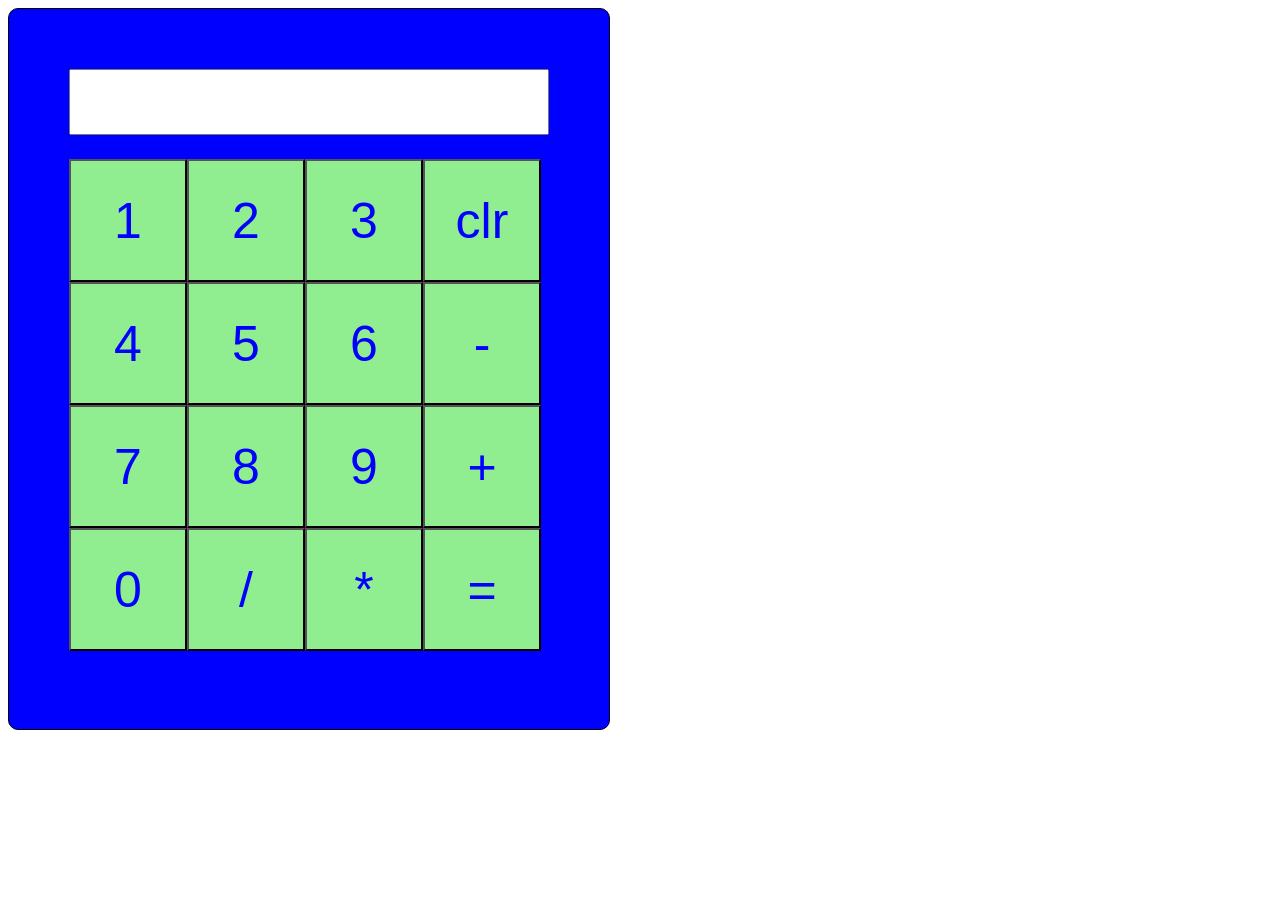
<file: Calculator/index.html>
<!DOCTYPE html>
<html lang="en">
<head>
    <link rel="stylesheet" href="css/index.css">
    <title>Calculator</title>
</head>
<body>
    <div class="calculator">
        <div class="screen"><input type="text" class="show" readonly></div>
        <div class="buttons">
            <button class="num1" onclick="X1()">1</button>
            <button class="num2" onclick="X2()">2</button>
            <button class="num3" onclick="X3()">3</button>
            <button class="clr" onclick="Xclr()">clr</button>
            <button class="num4" onclick="X4()">4</button>
            <button class="num5" onclick="X5()">5</button>
            <button class="num6" onclick="X6()">6</button>
            <button class="minus" onclick="Xminus()">-</button>
            <button class="num7" onclick="X7()">7</button>
            <button class="num8" onclick="X8()">8</button>
            <button class="num9" onclick="X9()">9</button>
            <button class="plus" onclick="Xplus()">+</button>
            <button class="num0" onclick="X0()">0</button>
            <button class="div" onclick="Xdiv()">/</button>
            <button class="mul" onclick="Xmul()">*</button>
            <button class="equ" onclick="Xequ()">=</button>
        </div>
    </div>
    <script src="jscript/calculator.js">
    </script>
</body>
</html>
</file>
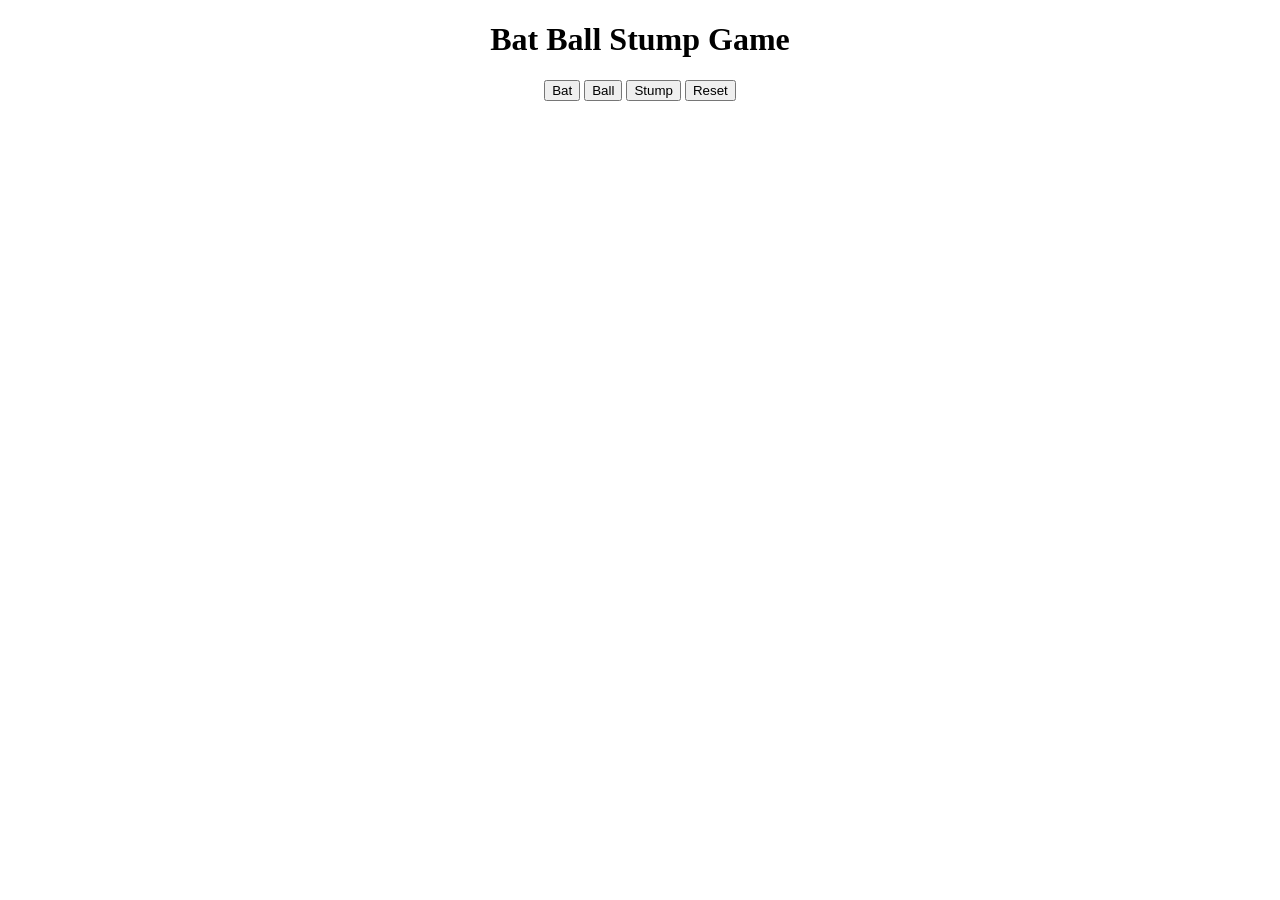
<file: cricketgame/index.html>
<!DOCTYPE html>
<html lang="en">
<head>
    <title>Bat Ball Stump Game</title>
    <link rel="stylesheet" href="css/cricketgame.css">
</head>
<body>
    <h1>Bat Ball Stump Game</h1>
    <button class="bat" onclick="X('Bat')">Bat</button>
    <button class="ball" onclick="X('Ball')">Ball</button>
    <button class="stump" onclick="X('Stump')">Stump</button>
    <button class="reset" onclick="X('Reset')">Reset</button>
    <h1 class="result"></h1>
    <script src="jscript/cricketgame.js"></script>
</body>
</html>
</file>
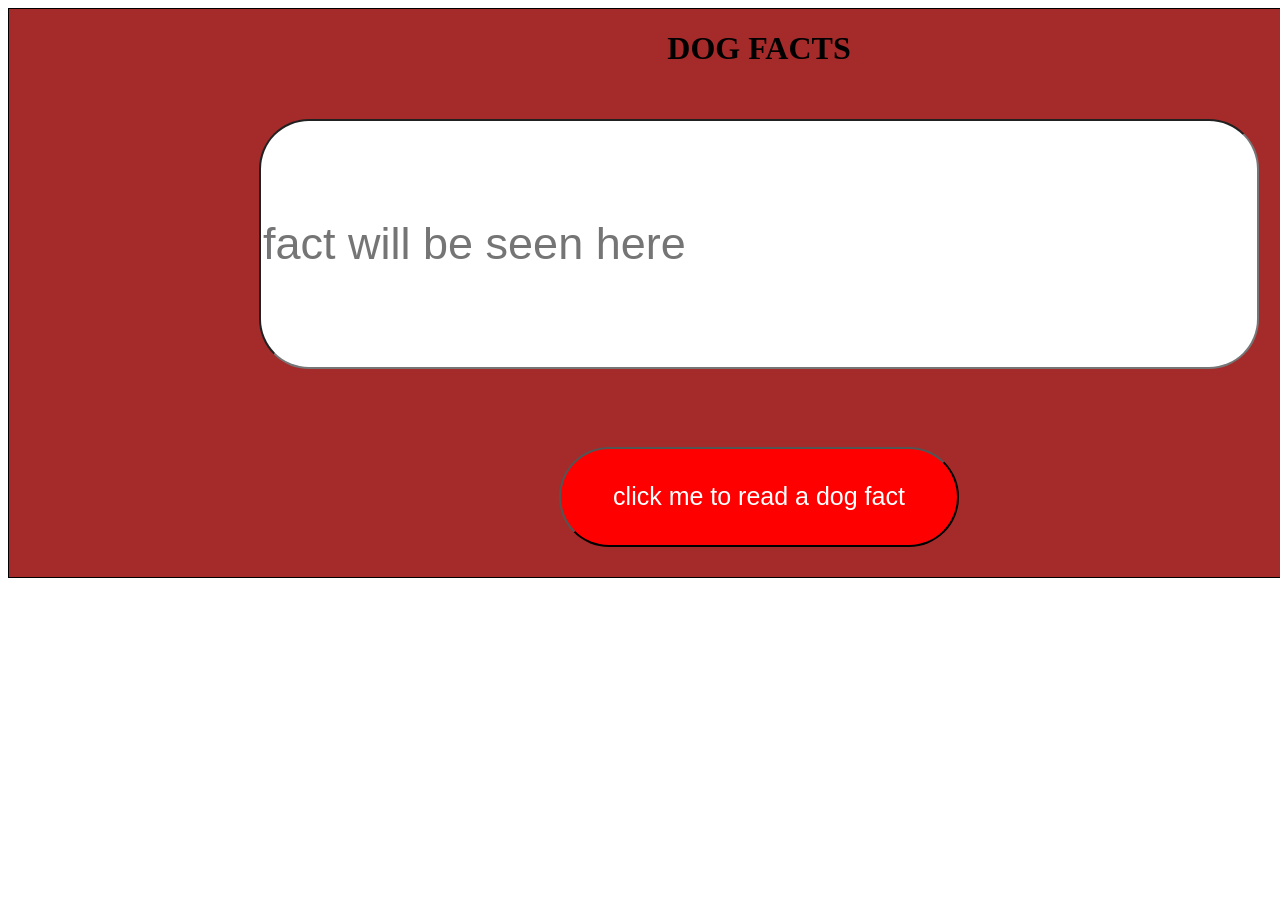
<file: Dog_facts/index.html>
<!DOCTYPE html>
<html lang="en">
<head>
    <title>Document</title>
    <style>
        
        .dogfact{
            height: auto;
            width: 1500px;
            border: 1px solid black;
            display: flex;
            flex-direction: column;
            align-items: center;
            background-color: brown;
        }
        .click_me{
            height: 100px;
            width: 400px;
            background-color: red;
            color: white;
            border-radius: 50px;
            font-size: 25px;
            margin: 30px 30px 30px 30px;
        }
        .fact{
            width: 1000px;
            height: 300px;
            border-radius: 50px;
            font-size: 45px;
            color: blue;
            margin: 30px 30px 30px 30px;
            box-sizing: border-box;
            white-space: pre-wrap; 
            overflow-x: hidden;     
            overflow-y: auto; 
            max-height: 250px; 
            
        }
    </style>
</head>
<body>
    <div class="dogfact">
        <h1 class="heading">DOG FACTS</h1>
        <input type="textarea" id="fact" class="fact" placeholder="fact will be seen here" readonly>
        <br>
        <button class ="click_me">click me to read a dog fact</button>
    </div>
    <script src="jscript.js"></script>
</body>
</html>
</file>
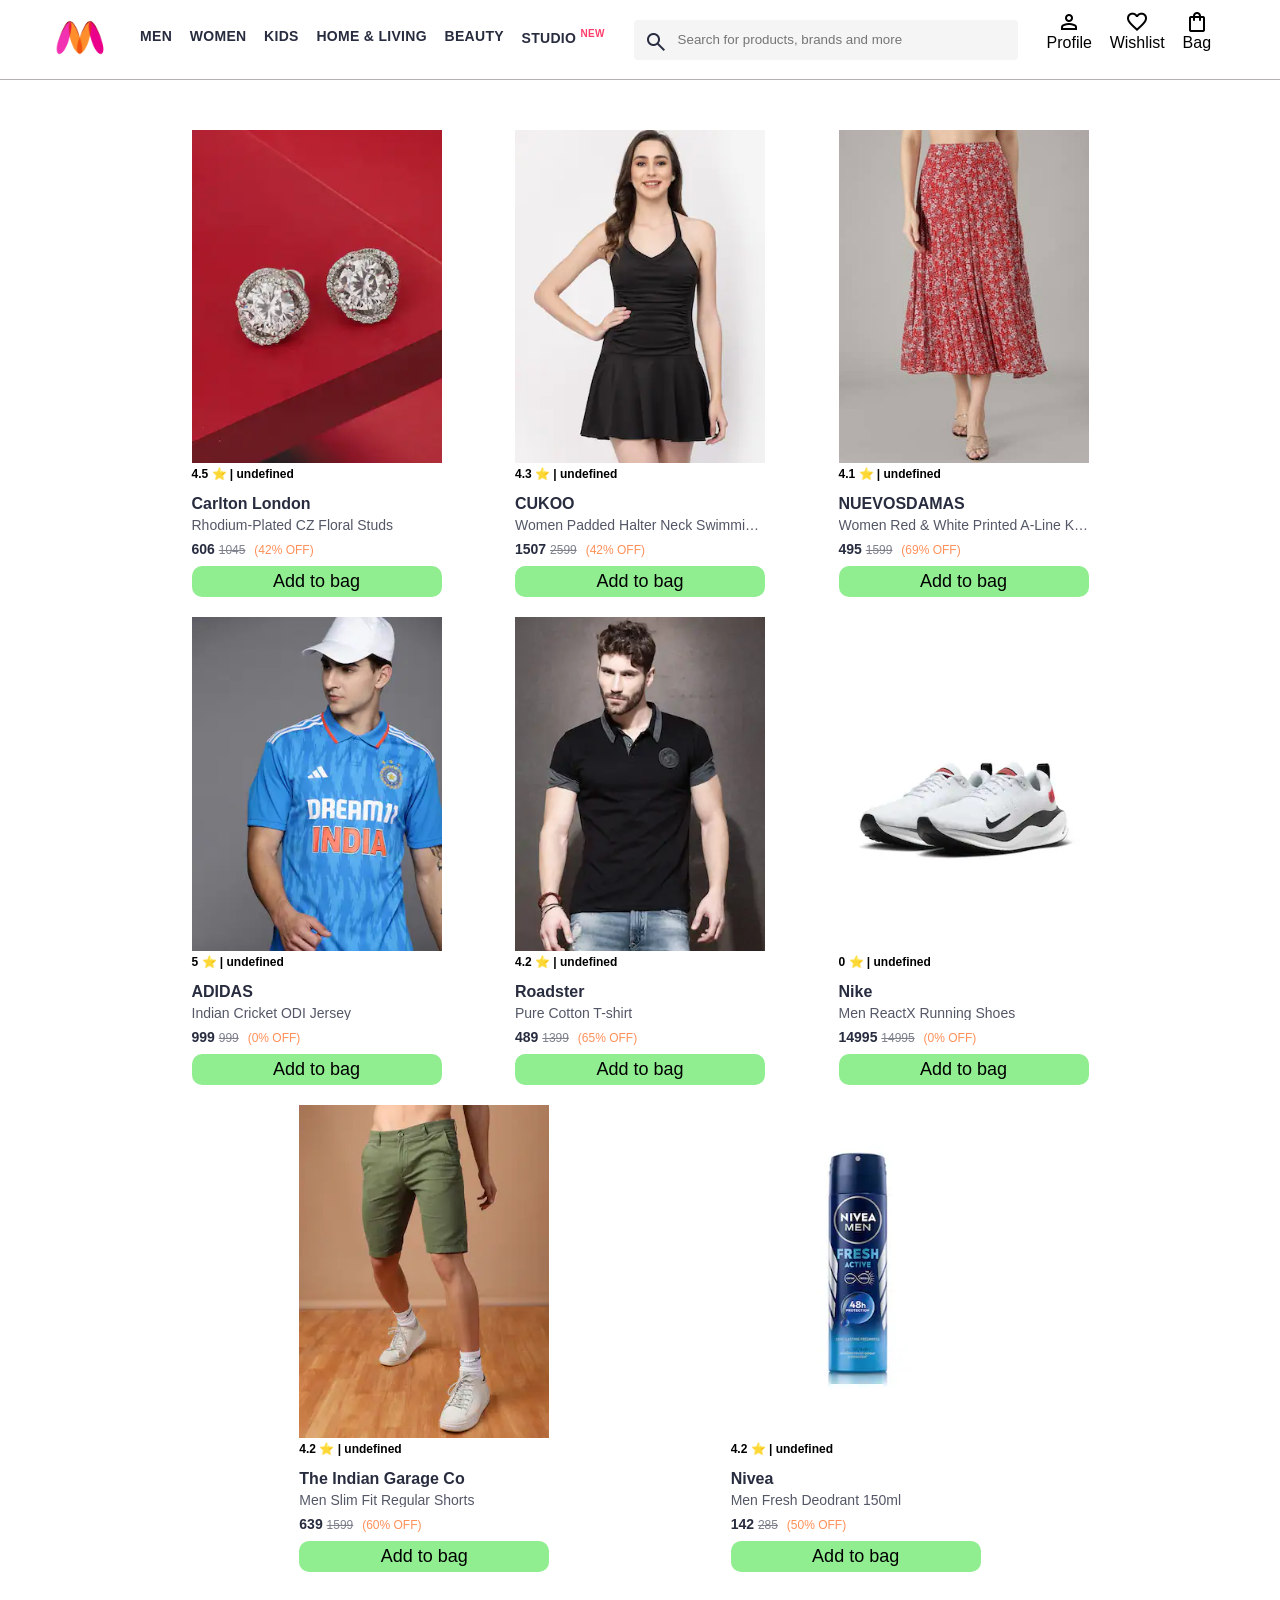
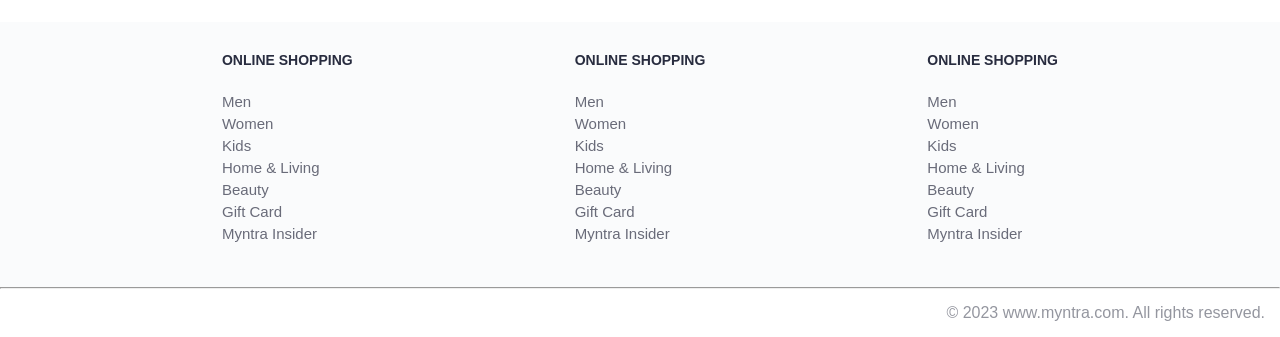
<file: final_myntra_clone/index.html>
<!DOCTYPE html>
<html lang="en">
<head>
    <title>Myntra Functional Clone</title>
    <link rel="stylesheet" href="css/index.css">
    <link rel="stylesheet" href="https://fonts.googleapis.com/css2?family=Material+Symbols+Outlined:opsz,wght,FILL,GRAD@20..48,100..700,0..1,-50..200" />
</head>
<body>
    <header>
        <div class="logo_container">
            <a href="#"><img class="myntra_home" src="images/myntra_logo.webp" alt="Myntra Home"></a>
        </div>
        <nav class="nav_bar">
            <a href="#">Men</a>
            <a href="#">Women</a>
            <a href="#">Kids</a>
            <a href="#">Home & Living</a>
            <a href="#">Beauty</a>
            <a href="#">Studio <sup>New</sup></a>
        </nav>
        <div class="search_bar">
            <span class="material-symbols-outlined search_icon">search</span>
            <input class="search_input" placeholder="Search for products, brands and more">
        </div>
        <div class="action_bar">
            <div class="action_container">
                <span class="material-symbols-outlined action_icon">person</span>
                <span class="action_name">Profile</span>
            </div>

            <div class="action_container">
                <span class="material-symbols-outlined action_icon">favorite</span>
                <span class="action_name">Wishlist</span>
            </div>

            <a class="action_container" href="pages/bag.html">
                <span class="material-symbols-outlined action_icon">shopping_bag</span>
                <span class="action_name">Bag</span>
                <span class="bag_items_count">0</span>
            </a>
        </div>
    </header>
    <main>
        <div class="items_container">
            
        </div>
    </main>
    <footer>
        <div class="footer_container">
            <div class="footer_column">
                <h3>ONLINE SHOPPING</h3>

                <a href="#">Men</a>
                <a href="#">Women</a>
                <a href="#">Kids</a>
                <a href="#">Home & Living</a>
                <a href="#">Beauty</a>
                <a href="#">Gift Card</a>
                <a href="#">Myntra Insider</a>
            </div>

            <div class="footer_column">
                <h3>ONLINE SHOPPING</h3>

                <a href="#">Men</a>
                <a href="#">Women</a>
                <a href="#">Kids</a>
                <a href="#">Home & Living</a>
                <a href="#">Beauty</a>
                <a href="#">Gift Card</a>
                <a href="#">Myntra Insider</a>
            </div>

            <div class="footer_column">
                <h3>ONLINE SHOPPING</h3>

                <a href="#">Men</a>
                <a href="#">Women</a>
                <a href="#">Kids</a>
                <a href="#">Home & Living</a>
                <a href="#">Beauty</a>
                <a href="#">Gift Card</a>
                <a href="#">Myntra Insider</a>
            </div>
        </div>
        <hr>

        <div class="copyright">
            © 2023 www.myntra.com. All rights reserved.
        </div>
    </footer>
    <script src="data/items.js"></script>
    <script src="scripts/index.js"></script>
    
</body>
</html>
</file>
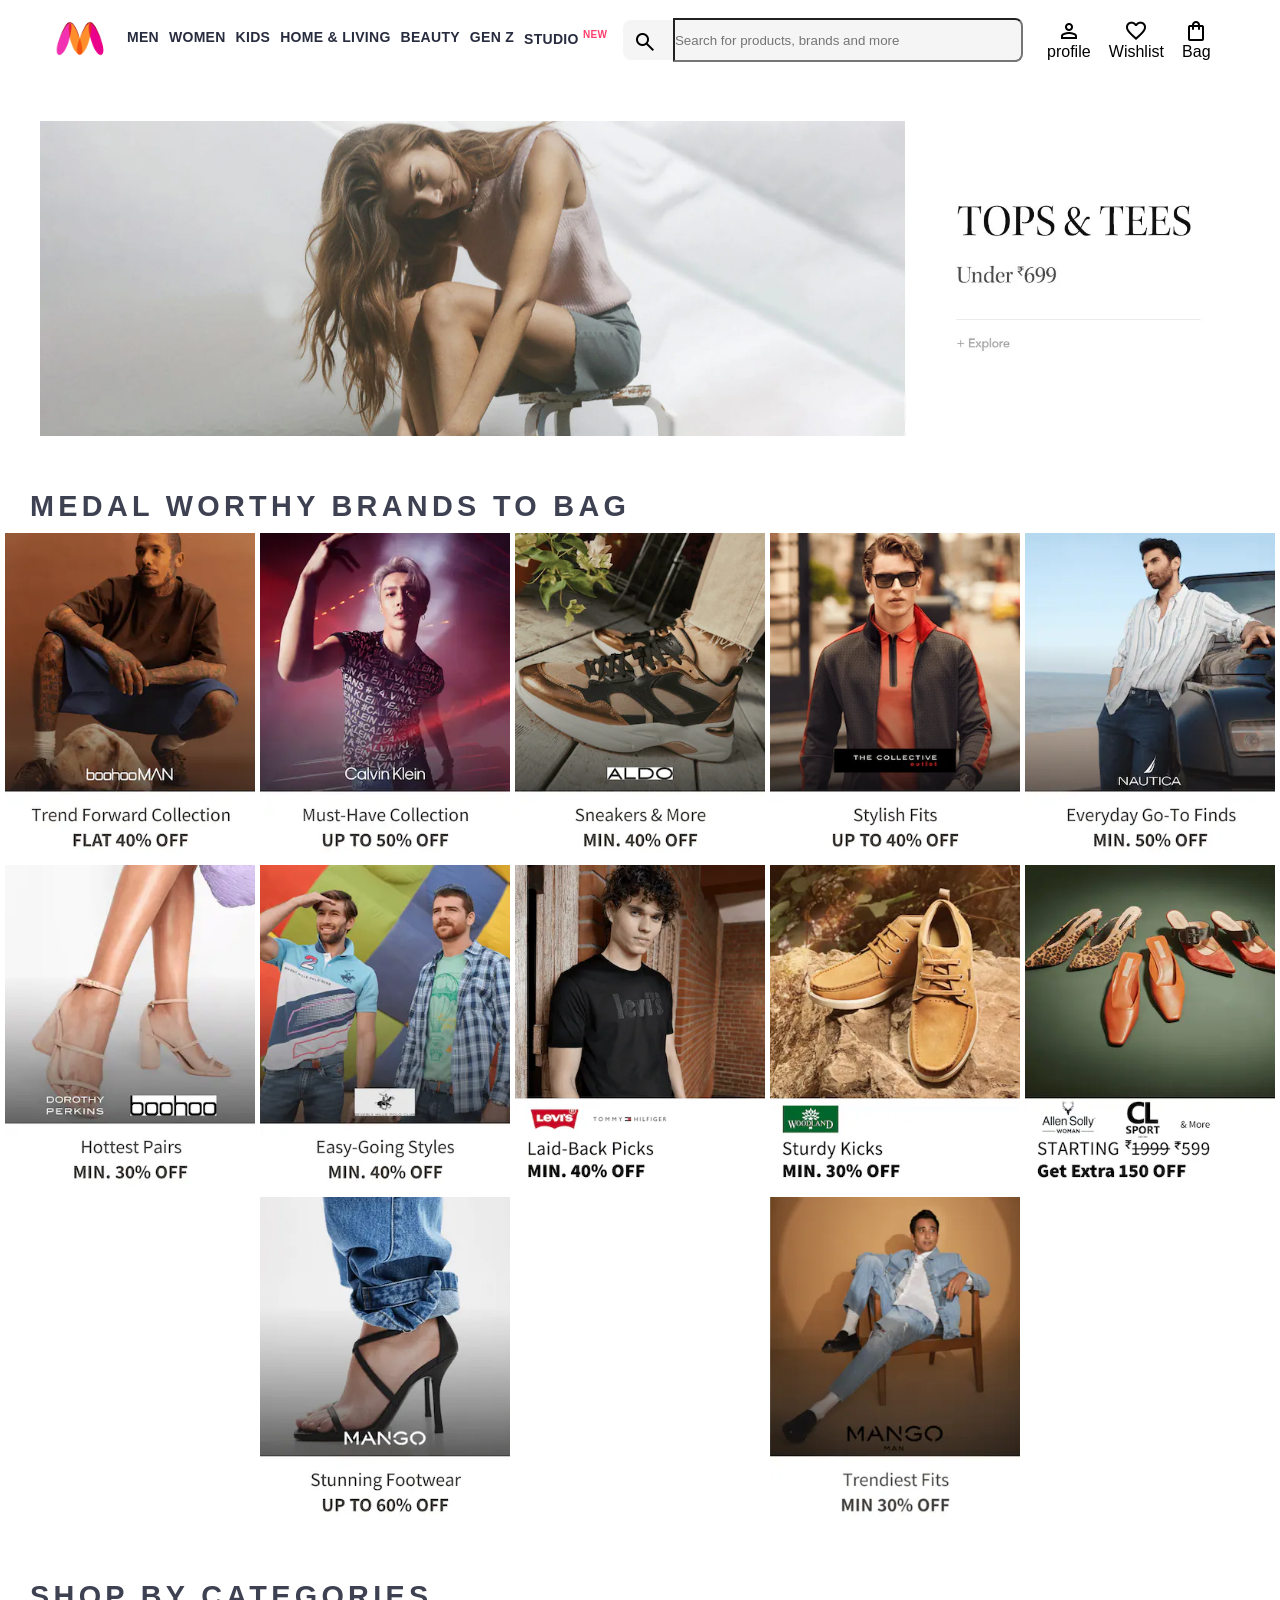
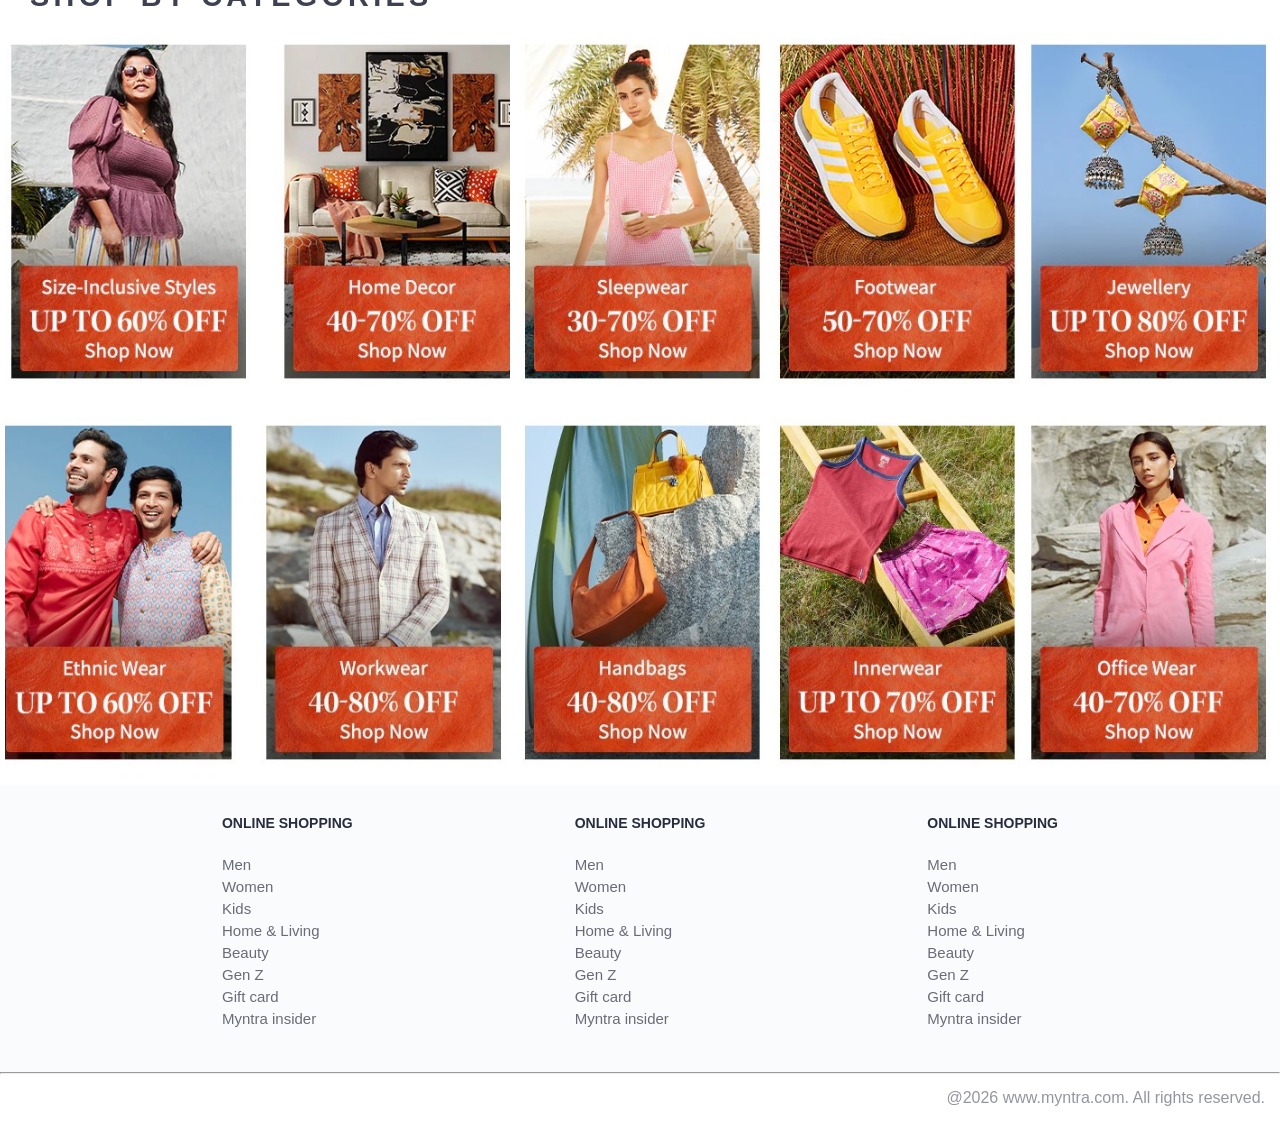
<file: HTML_CSS_myntraclone/index.html>
<!DOCTYPE html>
<html lang="en">

<head>
    <title>Myntra Clone</title>
    <link rel="stylesheet" href="index.css">
    <link rel="stylesheet"
        href="https://fonts.googleapis.com/css2?family=Material+Symbols+Outlined:opsz,wght,FILL,GRAD@20..48,100..700,0..1,-50..200" />
</head>

<body>
    <header>
        <div class="logo_container">
            <a href="#"><img class="myntra_home" src="assets/images/myntra_logo.webp" alt="logo"></a>
        </div>
        <nav class="nav_bar">
            <a href="#">Men</a>
            <a href="#">Women</a>
            <a href="#">Kids</a>
            <a href="#">Home & Living</a>
            <a href="#">Beauty</a>
            <a href="#">Gen Z</a>
            <a href="#">Studio <sup>New</sup></a>
        </nav>
        <div class="search_bar">
            <span class="material-symbols-outlined search_icon"> search</span>
            <input placeholder="Search for products, brands and more" class="desktop-searchBar">

        </div>
        <div class="action_bar">
            <div class="action_container">
                <span class="material-symbols-outlined profile_icon">person</span>
                <span class="action_name">profile</span>
            </div>

            <div class="action_container">
                <span class="material-symbols-outlined wishlist_icon">favorite</span>
                <span class="action_name">Wishlist</span>
            </div>

            <div class="action_container">
                <span class="material-symbols-outlined cart_icon">shopping_bag</span>
                <span class="action_name">Bag</span>
            </div>
        </div>
    </header>
    <main>
        <div class="banner_container">
            <img class="banner_image" src="assets/images/banner.jpg" alt="banner image">
        </div>
        <div class="cateogry_heading">MEDAL WORTHY BRANDS TO BAG</div>
        <div class="cateogry_items">
            <a href="#"><img class="sale_item" src="assets/images/offers/1.png" alt=""></a>
            <a href="#"><img class="sale_item" src="assets/images/offers/2.png" alt=""></a>
            <a href="#"><img class="sale_item" src="assets/images/offers/3.png" alt=""></a>
            <a href="#"><img class="sale_item" src="assets/images/offers/4.png" alt=""></a>
            <a href="#"><img class="sale_item" src="assets/images/offers/5.png" alt=""></a>
            <a href="#"><img class="sale_item" src="assets/images/offers/6.png" alt=""></a>
            <a href="#"><img class="sale_item" src="assets/images/offers/7.png" alt=""></a>
            <a href="#"><img class="sale_item" src="assets/images/offers/8.png" alt=""></a>
            <a href="#"><img class="sale_item" src="assets/images/offers/9.png" alt=""></a>
            <a href="#"><img class="sale_item" src="assets/images/offers/10.png" alt=""></a>
            <a href="#"><img class="sale_item" src="assets/images/offers/11.png" alt=""></a>
            <a href="#"><img class="sale_item" src="assets/images/offers/12.png" alt=""></a>
        </div>
        <div class="cateogry_heading">SHOP BY CATEGORIES</div>
        <div class="cateogry_items">
            <a href="#"><img class="sale_item" src="assets/images/categories/1.jpg" alt=""></a>
            <a href="#"><img class="sale_item" src="assets/images/categories/2.jpg" alt=""></a>
            <a href="#"><img class="sale_item" src="assets/images/categories/3.jpg" alt=""></a>
            <a href="#"><img class="sale_item" src="assets/images/categories/4.jpg" alt=""></a>
            <a href="#"><img class="sale_item" src="assets/images/categories/5.jpg" alt=""></a>
            <a href="#"><img class="sale_item" src="assets/images/categories/6.jpg" alt=""></a>
            <a href="#"><img class="sale_item" src="assets/images/categories/7.jpg" alt=""></a>
            <a href="#"><img class="sale_item" src="assets/images/categories/8.jpg" alt=""></a>
            <a href="#"><img class="sale_item" src="assets/images/categories/9.jpg" alt=""></a>
            <a href="#"><img class="sale_item" src="assets/images/categories/10.jpg" alt=""></a>
        </div>
    </main>
    <footer>
        <div class="footer_container">
            <div class="footer_column">
                 <h3>ONLINE SHOPPING</h3>

                <a href="#">Men</a>
                <a href="#">Women</a>
                <a href="#">Kids</a>
                <a href="#">Home & Living</a>
                <a href="#">Beauty</a>
                <a href="#">Gen Z</a>
                <a href="#">Gift card</a>
                <a href="#">Myntra insider</a>
                
            </div>

            <div class="footer_column">
                 <h3>ONLINE SHOPPING</h3>

                <a href="#">Men</a>
                <a href="#">Women</a>
                <a href="#">Kids</a>
                <a href="#">Home & Living</a>
                <a href="#">Beauty</a>
                <a href="#">Gen Z</a>
                <a href="#">Gift card</a>
                <a href="#">Myntra insider</a>
                
            </div>

            <div class="footer_column">
                 <h3>ONLINE SHOPPING</h3>

                <a href="#">Men</a>
                <a href="#">Women</a>
                <a href="#">Kids</a>
                <a href="#">Home & Living</a>
                <a href="#">Beauty</a>
                <a href="#">Gen Z</a>
                <a href="#">Gift card</a>
                <a href="#">Myntra insider</a>
                
            </div>
        </div>

        <hr>
        <div class="copyright">
            @2026 www.myntra.com. All rights reserved.
        </div>
    </footer>
</body>

</html>
</file>
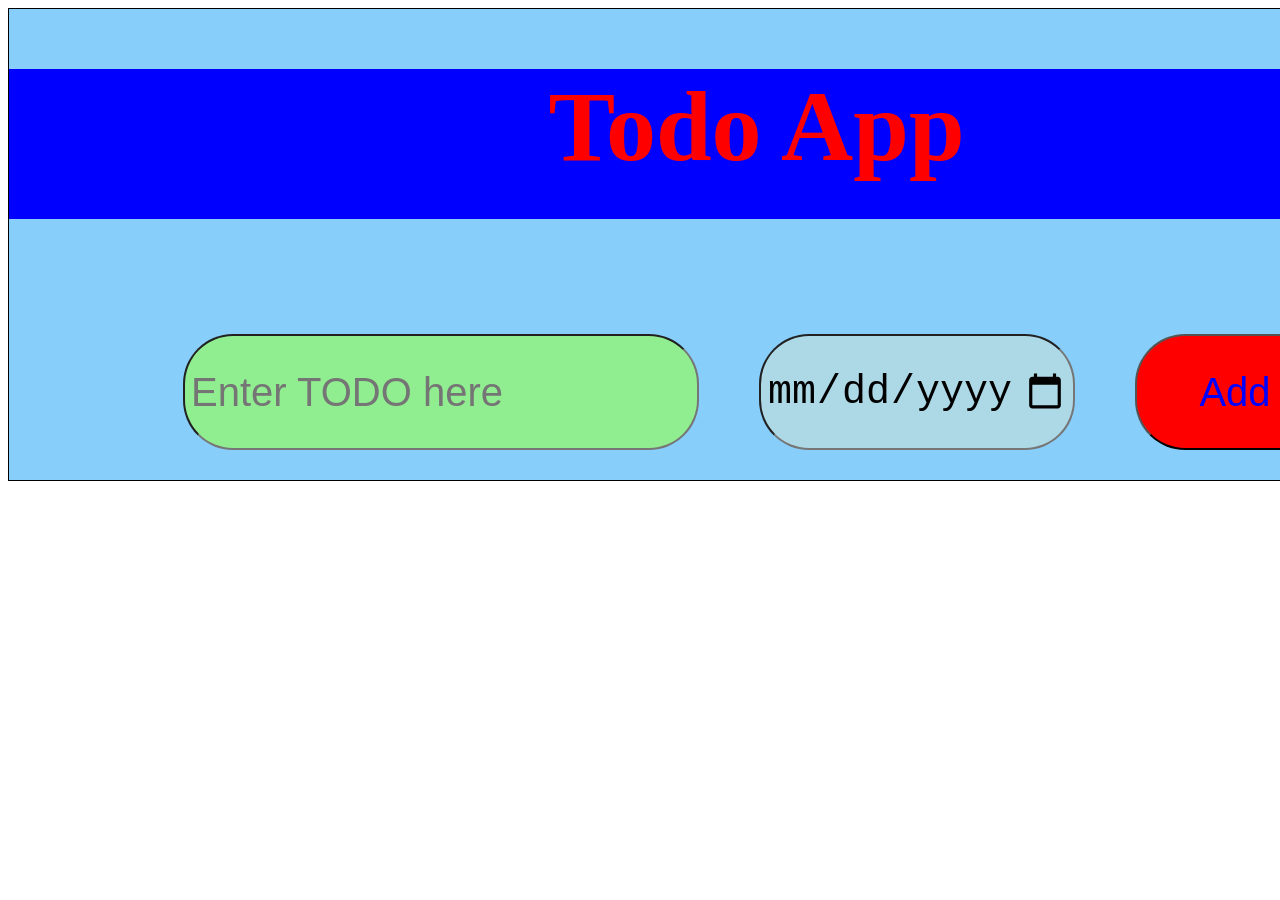
<file: ToDo_List/index.html>
<!DOCTYPE html>
<html lang="en">
<head>
    <title>Todo App</title>
    <link rel="stylesheet" href="css/index.css">
</head>
<body>
    <main class="todo">
        <h1 class="mainheading">Todo App</h1><br>
        <div class="functional">
            <input type="text" class="task_discription" placeholder="Enter TODO here">
            <input type="date" class="timing">
            <input type="button" value="Add" class="Add_task" onclick="addtodo()">
        </div>
        <div class="todo_container"></div>
        
    </main>
    <script src="jscript/todo.js"></script>
</body>
</html>
</file>
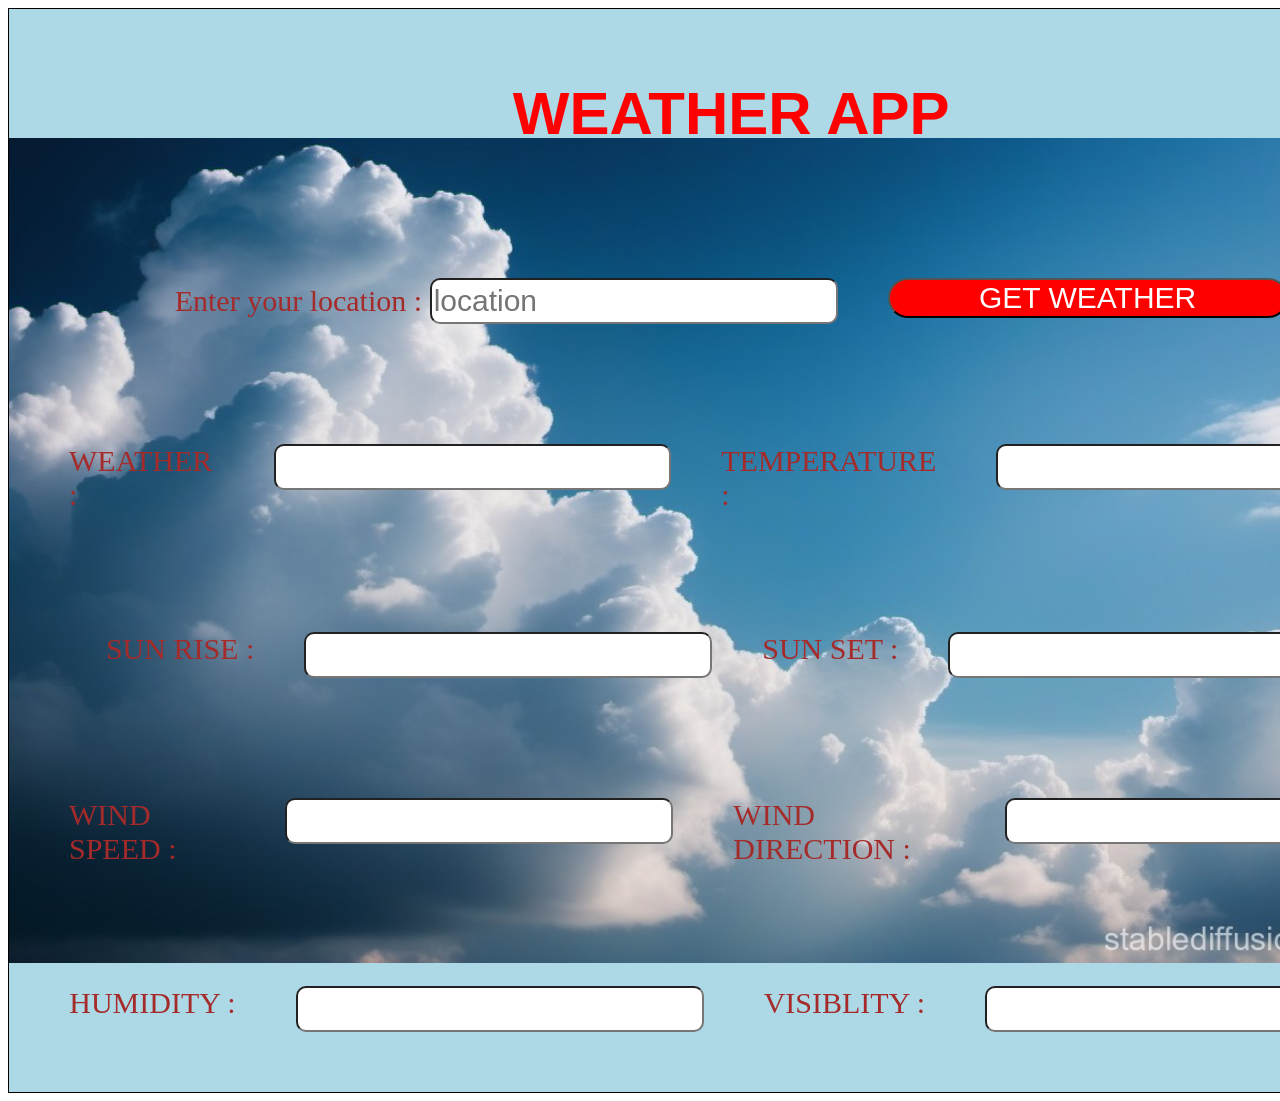
<file: weather/weather.html>
<!DOCTYPE html>
<html lang="en">
<head>
    <title>WEATHER APP</title>
    <link rel="stylesheet" href="weather.css">
</head>
<body>
    <div class="weatherApp">
        <h1>WEATHER APP</h1>
        <div class="inputfeilds">
            <div class="address">
                <label for="location">Enter your location : </label>
                <input type="text" id="location" placeholder="location" required>
            </div>
            
            <div class="btn">
                <button class="get_weather">GET WEATHER</button><br>
            </div>
            
        </div>
        

        <div class="primary_weather">
            <label for="current_weather">WEATHER : </label>
            <input type="text" id="current_weather" readonly>
            <label for="current_temp">TEMPERATURE : </label>
            <input type="text" id="current_temp" readonly>
        </div>


        <div class="sun_details">
            <label for="sunrise">SUN RISE : </label>
            <input type="text" id="sunrise" readonly>
            <label for="sunset">SUN SET : </label>
            <input type="text" id="sunset" readonly>
        </div>
        
        
        <div class="wind_details">
            <label for="current_windspeed">WIND SPEED : </label>
            <input type="text" id="current_windspeed" readonly>
            <label for="current_winddir">WIND DIRECTION : </label>
            <input type="text" id="current_winddir" readonly>
        </div>
        

        <div class="additional_info">
            <label for="humidity">HUMIDITY : </label>
            <input type="text" id="humidity" readonly>
            <label for="visiblity">VISIBLITY : </label>
            <input type="text" id="visiblity" readonly>
        </div>
        

        
    </div>
     <script src="weather.js"></script>
</body>
</html>
</file>
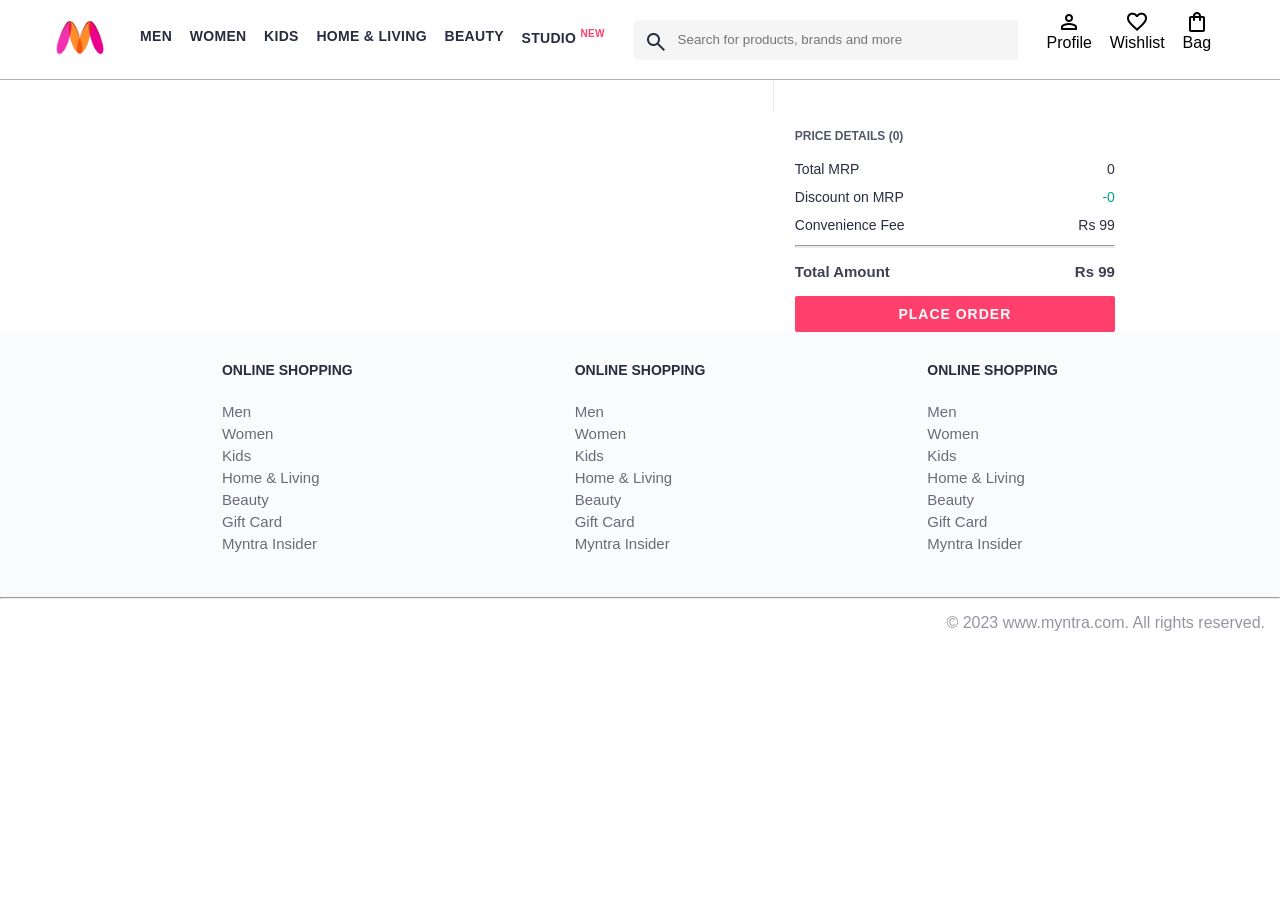
<file: final_myntra_clone/pages/bag.html>
<!DOCTYPE html>
<html lang="en">
<head>
    <title>Myntra Clone</title>
    <link rel="stylesheet" href="../css/index.css">
    <link rel="stylesheet" href="../css/bag.css">
    <link rel="stylesheet" href="https://fonts.googleapis.com/css2?family=Material+Symbols+Outlined:opsz,wght,FILL,GRAD@20..48,100..700,0..1,-50..200" />
</head>
<body>
    <header>
        <div class="logo_container">
            <a href="#"><img class="myntra_home" src="../images/myntra_logo.webp" alt="Myntra Home"></a>
        </div>
        <nav class="nav_bar">
            <a href="#">Men</a>
            <a href="#">Women</a>
            <a href="#">Kids</a>
            <a href="#">Home & Living</a>
            <a href="#">Beauty</a>
            <a href="#">Studio <sup>New</sup></a>
        </nav>
        <div class="search_bar">
            <span class="material-symbols-outlined search_icon">search</span>
            <input class="search_input" placeholder="Search for products, brands and more">
        </div>
        <div class="action_bar">
            <div class="action_container">
                <span class="material-symbols-outlined action_icon">person</span>
                <span class="action_name">Profile</span>
            </div>

            <div class="action_container">
                <span class="material-symbols-outlined action_icon">favorite</span>
                <span class="action_name">Wishlist</span>
            </div>

            <div class="action_container">
                <span class="material-symbols-outlined action_icon">shopping_bag</span>
                <span class="action_name">Bag</span>
                <span class="bag_items_count">0</span>
            </div>
        </div>
    </header>
    <main>
      <div class="bag-page">
        <div class="bag-items-container">
          

        </div>
        <div class="bag-summary">
          

      </div>
    </main>
    <footer>
        <div class="footer_container">
            <div class="footer_column">
                <h3>ONLINE SHOPPING</h3>

                <a href="#">Men</a>
                <a href="#">Women</a>
                <a href="#">Kids</a>
                <a href="#">Home & Living</a>
                <a href="#">Beauty</a>
                <a href="#">Gift Card</a>
                <a href="#">Myntra Insider</a>
            </div>

            <div class="footer_column">
                <h3>ONLINE SHOPPING</h3>

                <a href="#">Men</a>
                <a href="#">Women</a>
                <a href="#">Kids</a>
                <a href="#">Home & Living</a>
                <a href="#">Beauty</a>
                <a href="#">Gift Card</a>
                <a href="#">Myntra Insider</a>
            </div>

            <div class="footer_column">
                <h3>ONLINE SHOPPING</h3>

                <a href="#">Men</a>
                <a href="#">Women</a>
                <a href="#">Kids</a>
                <a href="#">Home & Living</a>
                <a href="#">Beauty</a>
                <a href="#">Gift Card</a>
                <a href="#">Myntra Insider</a>
            </div>
        </div>
        <hr>

        <div class="copyright">
            © 2023 www.myntra.com. All rights reserved.
        </div>
    </footer>
    <script src="../data/items.js"></script>
    <script src="../scripts/index.js"></script>
    <script src="../scripts/bag.js"></script>
</body>
</html>
</file>
<file: Calculator/css/index.css>
.calculator{
    height: 600px;
    width: 480px;
    border: 1px solid black;
    border-radius: 10px;
    background-color: blue;
    padding: 60px 60px 60px 60px;
}
.screen{
    height: 60px;
    width: 472px;
    margin: 30px,30px;
}
.show{
    height: 60px;
    width: 472px;
    font-size: 50px;
}
.buttons{
    display: grid;
    grid-template-columns:repeat(4,1fr);
    grid-auto-rows: 123px;
    max-width: 472px;
    max-height: 492px;
    padding: 30px 0px;
    margin: 0px;
}
.num1{
    background-color: lightgreen;
    font-size: 50px;
    color:blue;
}
.num2{
    background-color: lightgreen;
    font-size: 50px;
    color:blue;
}
.num3{
    background-color: lightgreen;
    font-size: 50px;
    color:blue;
}
.clr{
    background-color: lightgreen;
    font-size: 50px;
    color:blue;
}
.num4{
    background-color: lightgreen;
    font-size: 50px;
    color:blue;
}
.num5{
    background-color: lightgreen;
    font-size: 50px;
    color:blue;
}
.num6{
    background-color: lightgreen;
    font-size: 50px;
    color:blue;
}
.minus{
    background-color: lightgreen;
    font-size: 50px;
    color:blue;
}
.num7{
    background-color: lightgreen;
    font-size: 50px;
    color:blue;
}
.num8{
    background-color: lightgreen;
    font-size: 50px;
    color:blue;
}
.num9{
    background-color: lightgreen;
    font-size: 50px;
    color:blue;
}
.plus{
    background-color: lightgreen;
    font-size: 50px;
    color:blue;
}
.num0{
    background-color: lightgreen;
    font-size: 50px;
    color:blue;
}
.div{
    background-color: lightgreen;
    font-size: 50px;
    color:blue;
}
.mul{
    background-color: lightgreen;
    font-size: 50px;
    color:blue;
}
.equ{
    background-color: lightgreen;
    font-size: 50px;
    color:blue;
}
</file>
<file: cricketgame/css/cricketgame.css>
body{
    text-align: center;
}
</file>
<file: final_myntra_clone/css/index.css>
/***************** Item Page CSS **************************/
/*.action_container {
    text-decoration: none;
}
a.action_container:link {
    color:black;
}
.item-details {
    cursor: pointer;
    width: 250px;
    margin: 10px;
}
.stars {
    font-size: 12px;
    font-weight: 700;
    text-align: left;
}
.company {
    font-size: 18px;
    font-weight: 700;
    line-height: 1;
    color: #282c3f;
    margin-bottom: 6px;
    overflow: hidden;
    text-overflow: ellipsis;
    white-space: nowrap;
    margin-top: 20px;
}
.item-name {
    color: #535766;
    font-size: 16px;
    line-height: 1;
    margin-bottom: 0;
    margin-top: 0;
    overflow: hidden;
    text-overflow: ellipsis;
    white-space: nowrap;
    font-weight: 400;
    display: block;
}
.price-container {
    margin-top: 10px;
}
.current-price {
    font-size: 14px;
    font-weight: 700;
    color: #282c3f;
}
.original-price {
    text-decoration: line-through;
    color: #7e818c;
    font-weight: 400;
    margin-left: 5px;
    font-size: 12px;
}
.discount-percentage {
    color: #ff905a;
    font-weight: 400;
    font-size: 12px;
    margin-left: 5px;
}
.btn-bag {
    background-color: lightgreen;
    border: none;
    padding: 5px 15px;
    border-radius: 10px;
    width: 100%;
    margin-top: 7px;
    font-size: 20px;
    cursor: pointer;
}
.bag-items {
    background-color: #f16565;
    white-space: nowrap;
    text-align: center;
    line-height: 18px;
    padding: 0 6px;
    height: 18px;
    position: relative;
    border-radius: 50%;
    font-size: 12px;
    color: #fff;
    left: 13px;
    top: -44px;
    font-weight: 700;
    cursor: pointer;
}*/

* {
    margin: 0;
    padding: 0;
    font-family: Assistant,-apple-system,BlinkMacSystemFont,Segoe UI,Roboto,Helvetica,Arial,sans-serif;
    box-sizing: border-box;
}
header {
    display: flex;
    background-color: #ffffff;
    height: 80px;
    justify-content: space-between;
    align-items: center;
    border-bottom: 1px solid #b6b1b1;
}
.myntra_home {
    height: 45px;
}
.logo_container {
    margin-left: 4%;
}
.action_bar {
    margin-right: 4%;
}
.nav_bar {
    display: flex;
    min-width: 500px;
    justify-content: space-evenly;
}
.nav_bar a {
    font-size: 14px;
    letter-spacing: .3px;
    color: #282c3f;
    font-weight: 700;
    text-transform: uppercase;
    text-decoration: none;
    padding: 28px 0;
    border-bottom: 5px solid #ffffff;
}
.nav_bar a:hover {
    border-bottom: 4px solid #f54e77;
}

.nav_bar a sup {
    color: #ff3f6c;
    font-size: 10px;
}

.search_bar {
    height: 40px;
    min-width: 200px;
    width: 30%;
    display: flex;
    align-items: center;
}
.search_icon {
    box-sizing: content-box;
    height: 20px;
    padding: 10px;

    background-color: #f5f5f6;
    color: #282c3f;
    font-weight: 300;
    border-radius: 4px 0 0 4px;
}
.search_input {
    color: #696e79;
    background-color: #f5f5f6;
    flex-grow: 1;
    height: 40px;
    border: 0;
    border-radius: 0 4px 4px 0;
}

.action_bar {
    display: flex;
    min-width: 200px;
    justify-content: space-evenly;
}

.action_container {
    display: flex;
    flex-direction: column;
    align-items: center;
}

/* Main section */
.banner_container {
    margin: 40px 0;
}
.banner_image {
    width: 100%;
}

.category_heading {
    text-transform: uppercase;
    color: #3e4152;
    letter-spacing: .15em;
    font-size: 1.8em;
    margin: 50px 0 10px 30px;
    max-height: 5em;
    font-weight: 700;
}

.items_container {
    width: 80%;
    margin: 50px 10%;
    display: flex;
    flex-wrap: wrap;
    justify-content: space-evenly;
}

.sale_item {
    width: 250px;
}

.footer_container {
    padding: 30px 0px 40px 0px;
    background: #FAFBFC;
    display: flex;
    justify-content: space-evenly;
}

.footer_column {
    display: flex;
    flex-direction: column;
}

.footer_column h3 {
    color: #282c3f;
    font-size: 14px;
    margin-bottom: 25px;
}

.footer_column a {
    color: #696b79;
    font-size: 15px;
    text-decoration: none;
    padding-bottom: 5px;
}

.copyright {
    color: #94969f;
    text-align: end;
    padding: 15px;
}

.items_container{
width: 80%;
margin: 40px 10%;
}

.item_container{
width: 250px;
margin: 10px;
}

.item_image{
width: 100%;
}

.rating{
font-size: 12px;
font-weight: 700;
}

.company_name{
    margin-top: 15px;
    font-size: 16px;
    font-weight: 700;
    line-height: 1;
    color: #282c3f;
    margin-bottom: 6px;
    overflow: hidden;
    text-overflow: ellipsis;
    white-space: nowrap;

}

.item_name{
color: #535766;
font-size: 14px;
line-height: 1;
margin-bottom: 0;
margin-top: 0;
overflow: hidden;
text-overflow: ellipsis;
white-space: nowrap;
font-weight: 400;
display: block;
}

.price{
margin-top:10px;
font-size: 14px;
line-height: 15px;
color: #282c3f;
white-space: nowrap;
}

.curr_price{
font-size: 14px;
color: #282c3f;
font-weight: 700;
}

.original_price{
font-size: 12px;
color: #7e818c;
font-weight: 400;
text-decoration: line-through;
}

.discount{
font-size: 12px;
color: #ff905a;
font-weight: 400;
margin-left: 5px;
}

.btn_add_bag{
width:100%;
margin-top: 8px;
font-size: 18px;
border: none;
background-color: lightgreen;
padding: 5px 15px;
border-radius: 10px;
cursor: pointer;
}

.bag_items_count{
    background-color: #f16565;
    white-space: nowrap;
    text-align: center;
    line-height: 18px;
    padding: 0 6px;
    height: 18px;
    position: relative;
    border-radius: 50%;
    font-size: 12px;
    color: #fff;
    left: 13px;
    top: -44px;
    font-weight: 700;
    cursor: pointer;
}

.action_container {
    text-decoration: none;
}

a.action_container:link {
    color:black;
}
</file>
<file: HTML_CSS_myntraclone/index.css>
*{
    margin: 0px;
    padding: 0px;
    font-family: Figtree-Regular, -apple-system, BlinkMacSystemFont, Segoe UI, Roboto, Helvetica, Arial, sans-serif;
}
header{
    display: flex;
    background-color: white;
    height: 80px;
    justify-content: space-between;
    align-items: center;
    border-bottom: 1px solid #ffffff;
}
.myntra_home{
    height: 45px;
}
.logo_container{
    margin-left: 4%;
}
.action_bar{
    margin-right: 4%;
}

.nav_bar{
    display: flex;
    min-width: 500px;    
    justify-content: space-evenly;
}

.nav_bar a {
    text-decoration: none;
    font-size: 14px;
    letter-spacing: .3px;
    color: #282c3f;
    font-weight: 700;
    text-transform: uppercase;
    padding: 28px 0;
    border-bottom: 5px solid #ffffff;
}

.nav_bar a:hover{
    border-bottom: 10px solid #f54e77;
}
.nav_bar a sup{
    color: #ff3f6c;
    font-size: 10px;
}
.search_bar{
    height: 40px;
    min-width: 400px;
    width: 30%;
    display: flex;
    align-items: center;
}
.desktop-searchBar{
    height: 40px;
    color: #696e79;  
    flex-grow: 1;
    background-color: #f5f5f6;
    border-radius: 0 8px 8px 0;
}
.search_icon{
   height: 30px;
   width: 40px;
   padding-left: 10px;
   padding-top:10px ;
   background-color: #f5f5f6;
   font-weight: 300;
   border-radius: 8px 0 0 8px;
}
.action_bar{
    display: flex;
    min-width: 200px;
    justify-content: space-evenly;
}
.action_container{
    display: flex;
    flex-direction: column;
    align-items: center;
}






.banner_container{
    margin: 40px;
}

.banner_image{
    width: 100%;
}

.cateogry_heading{
    text-transform: uppercase;
    color: #3e4152;
    letter-spacing: .15em;
    font-size: 1.8em;
    margin: 50px 0 10px 30px;
    max-height: 5em;
    font-weight: 700;
}
.cateogry_items{
    display: flex;
    flex-wrap: wrap;
    justify-content: space-evenly;

}
.sale_item{
    width: 250px;
}



.footer_container{
    display: flex;
    justify-content: space-evenly;
    padding: 30px 0px 40px 0px;
    background: #fafbfc;
}

.footer_column{
    display: flex;
    flex-direction: column;
}

.footer_column a{
    color: #696b79;
    display: block;
    font-size: 15px;
    text-decoration: none;
    padding-bottom: 5px;
}

.footer_column h3{
    color: #282c3f;
    font-size: 14px;
    margin-bottom: 25px;
}
.copyright{
    color: #94969f;
    text-align: end;
    padding: 15px;
}
</file>
<file: ToDo_List/css/index.css>
.todo{
    width : 1500px;
    background-color : lightskyblue;
    border: 1px solid black;
}
.mainheading{
    background-color: blue;
    text-align:center;
    color: red;
    font-size: 100px;
    width: 1495px;
    height: 150px;
    display: flex;
    justify-content: center;
    padding-left: 0px;
    margin-left: 0px;
    margin-top: 60px;

}
.functional{
    text-align:center;
    display: flex;
    justify-content: center;
}
.task_discription{
    padding: 6px;
    margin: 30px;
    width: 500px;
    height: 100px;
    font-size: 40px;
    border-radius: 50px;
    background-color: lightgreen;
}
.timing{
    padding: 6px;
    margin: 30px;
    height: 100px;
    font-size: 40px;
    width: 300px;
    border-radius: 50px;
    background-color: lightblue;
}
.Add_task{
    padding: 6px;
    margin: 30px;
    width: 200px;
    background-color: red;
    color: blue;
    font-size: 40px;
    border-radius: 50px;
}
.todo_container{
    display: grid;
    align-items: center;
    grid-template-columns: 500px 400px 200px;
    font-size: 60px;
    padding-left: 190px;
    row-gap: 20px;
    column-gap: 10px;
}
.butn_del{
    width: 200px;
    background-color: red;
    color: blue;
    font-size: 40px;
    border-radius: 50px;
}
</file>
<file: weather/weather.css>
.weatherApp{
    background-color: lightblue;
    background-image: url(background.jpg);
    background-repeat: no-repeat;
    background-size: contain;
    background-position: 100%;
    height: fit-content;
    width: fit-content;
    border: 1px solid black;
    display: flex;
    align-items: center;
    justify-items: center;
    flex-direction: column;
    padding: 30px;
    row-gap: 60px;

}
.weatherApp h1{
    font-family: Arial, Helvetica, sans-serif;
    font-size: 60px;
    color: red;
}
.inputfeilds{
    margin: 30px;
    display: flex;
    column-gap: 50px;
    font-size: 30px;
    color: brown;
    
}
#location{
    height: 40px;
    width: 400px;
    font-size: 30px;
    border-radius: 10px;
}
.get_weather{
    height: 40px;
    width: 400px;
    font-size: 30px;
    border-radius: 20px;
    color: white;
    background-color: red;
}
.primary_weather{
    margin: 30px;
    display: flex;
    column-gap: 50px;
    font-size: 30px;
    color: brown;            
}
#current_weather{
    height: 40px;
    width: 400px;
    font-size: 30px;
    border-radius: 10px;
}
#current_temp{
    height: 40px;
    width: 400px;
    font-size: 30px;
    border-radius: 10px;
}
.sun_details{
    margin: 30px;
    display: flex;
    column-gap: 50px;
    font-size: 30px;
    color: brown;            
}
#sunrise{
    height: 40px;
    width: 400px;
    font-size: 30px;
    border-radius: 10px;
}
#sunset{
    height: 40px;
    width: 400px;
    font-size: 30px;
    border-radius: 10px;
}
.wind_details{
    margin: 30px;
    display: flex;
    column-gap: 60px;
    font-size: 30px;
    color: brown;            
}
#current_windspeed{
    height: 40px;
    width: 400px;
    font-size: 30px;
    border-radius: 10px;
}
#current_winddir{
    height: 40px;
    width: 400px;
    font-size: 30px;
    border-radius: 10px;
}
.additional_info{
    margin: 30px;
    display: flex;
    column-gap: 60px;
    font-size: 30px;
    color: brown;            
}
#humidity{
    height: 40px;
    width: 400px;
    font-size: 30px;
    border-radius: 10px;
}
#visiblity{
    height: 40px;
    width: 400px;
    font-size: 30px;
    border-radius: 10px;
}
</file>
<file: final_myntra_clone/css/bag.css>
.bag-items-container {
  display: inline-block;
  width: 64%;
  padding-right: 20px;
  border-right: 1px solid #eaeaec;
  padding-top: 32px;
  color: #282c3f;
  font-size: 13px;
  line-height: 1.42857143;
}

.bag-page {
  width: 75%;
  margin-left: 12.5%;
}

.bag-summary {
  vertical-align: top;
  display: inline-block;
  width: 35%;
  padding: 24px 0 0 16px;
  color: #282c3f;
  font-size: 13px;
  line-height: 1.42857143;
}

.bag-details-container {
  margin-bottom: 16px;
}

.price-header {
  font-size: 12px;
  font-weight: 700;
  margin: 24px 0 16px;
  color: #535766;
}

.price-item {
  margin-bottom: 12px;
  line-height: 16px;
  font-size: 14px;
  color: #282c3f;
}

.price-item-value {
  float: right;
}

.priceDetail-base-discount {
  color: #03a685;
}

.price-footer {
  font-weight: 700;
  font-size: 15px;
  padding-top: 16px;
  border-top: 1px solid #eaeaec;
  color: #3e4152;
  line-height: 16px;
}

.btn-place-order {
  width: 100%;
  letter-spacing: 1px;
  font-size: 14px;
  font-weight: 600;
  border-radius: 2px;
  border-width: 0px;
  padding: 10px 16px;
  background-color: rgb(255, 63, 108);
  color: rgb(255, 255, 255);
  cursor: pointer;
}

.bag-item-container {
  margin-bottom: 8px;
  background: #fff;
  font-size: 14px;
  border: 1px solid #eaeaec;
  border-radius: 4px;
  position: relative;
  padding: 12px 12px 0;
}

.item-left-part {
  position: absolute;
  background: rgb(255, 242, 223);
  height: 148px;
  width: 111px;
}

.item-right-part {
  padding-left: 12px;
  position: relative;
  min-height: 148px;
  margin-left: 111px;
  margin-bottom: 12px;
}

.bag-item-img {
  width: 100%;
}

.return-period {
  display: inline-flex;
  font-size: 14px;
  padding-top: 8px;
}

.return-period-days {
  font-weight: 700;
  margin-right: 4px;
}

.delivery-details {
  margin-top: 5px;
  color: #282c3f;
  font-size: 12px;
  letter-spacing: -.1px;
  margin-bottom: 8px;
  line-height: 15px;
}

.delivery-details-days {
  color: #03a685;
}

.remove-from-cart {
  position: absolute;
  font-size: 25px;
  top: 10px;
  right: 18px;
  width: 14px;
  height: 14px;
  cursor: pointer;
}
</file>
